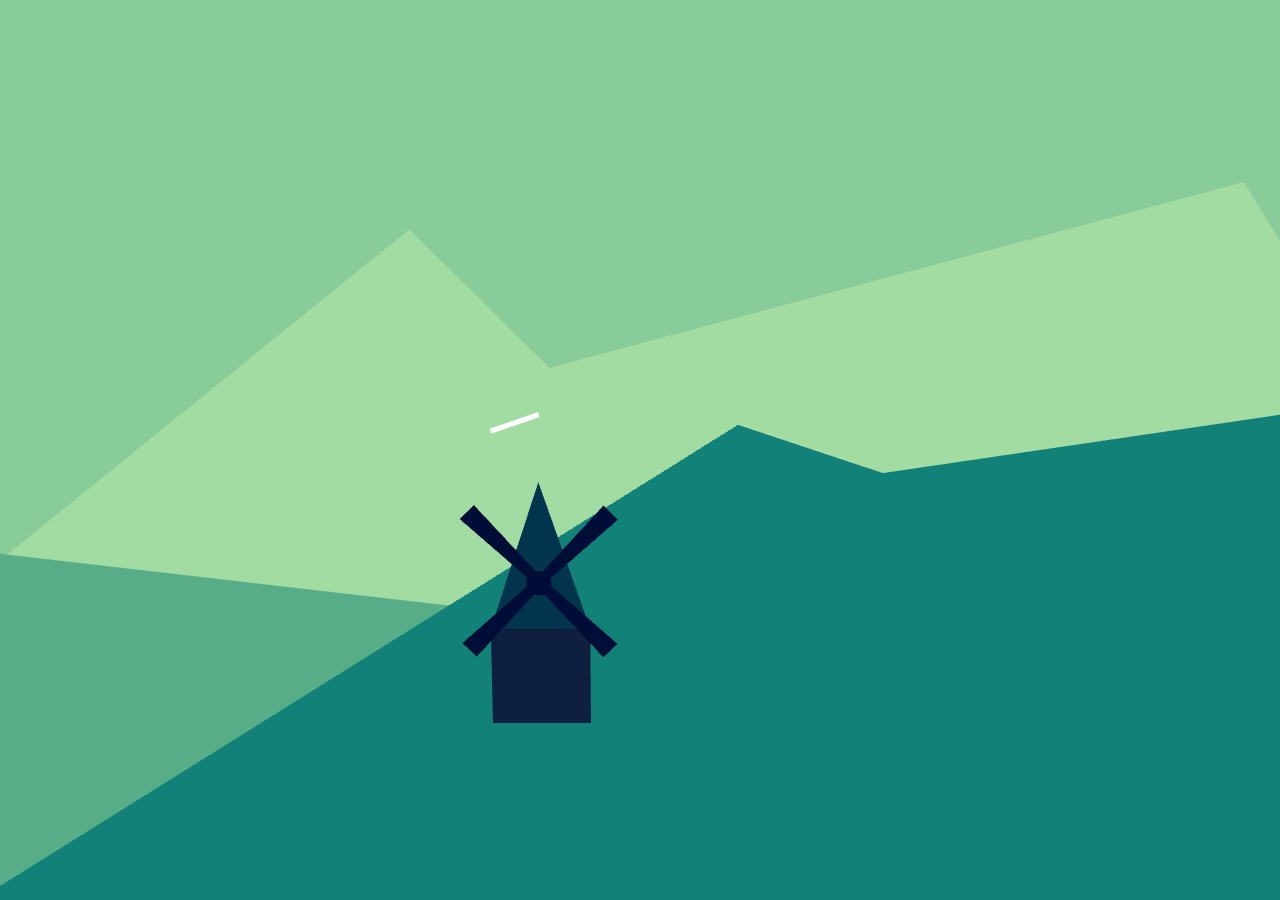
<file: Lab1/index.html>
<!DOCTYPE html>
<html lang="en">

<head>
    <title>Mill</title>
    <meta http-equiv="content-type" content="text/html; charset=ISO-8859-1">
    <meta name="viewport" content="width=device-width, height=device-height, initial-scale=1">

    <link rel="stylesheet" href="style.css">
    <script src="three.js"></script>
    <script src="Detector.js"></script>
</head>


<body>
    <div id="WebGLCanvas"> </div>

    <script>
        var scene;
        var camera;
        var wingsMesh;
        var starMesh;
        // var renderer

        initializeScene();

        renderScene();

        animateScene();


        function initializeScene() {

            if (Detector.webgl) {
                renderer = new THREE.WebGLRenderer({
                    antialias: true
                });
            } else {
                renderer = new THREE.CanvasRenderer();
            }

            renderer.setClearColor(0x88cc9a, 1);

            var canvasWidth = window.innerWidth;
            var canvasHeight = window.innerHeight;

            renderer.setSize(canvasWidth, canvasHeight);
            document.getElementById("WebGLCanvas").appendChild(renderer.domElement);

            scene = new THREE.Scene();
            camera = new THREE.PerspectiveCamera(45, canvasWidth / canvasHeight, 1, 100);
            camera.position.set(0, 4, 25);
            camera.lookAt(scene.position);
            scene.add(camera);




            // add roof
            var triangleGeometry = new THREE.Geometry();
            triangleGeometry.vertices.push(new THREE.Vector3(0.0, 2.0, 0.0));
            triangleGeometry.vertices.push(new THREE.Vector3(-1.0, -1, 0.0));
            triangleGeometry.vertices.push(new THREE.Vector3(1.0, -1, 0.0));
            triangleGeometry.faces.push(new THREE.Face3(0, 1, 2));

            var triangleMaterial = new THREE.MeshBasicMaterial({
                color: 0x00354d,
                side: THREE.DoubleSide
            });

            var triangleMesh = new THREE.Mesh(triangleGeometry, triangleMaterial);
            triangleMesh.position.set(-2.0, -2, 4.0);
            scene.add(triangleMesh);

            // add wall
            var wallGeometry = new THREE.Geometry();
            wallGeometry.vertices.push(new THREE.Vector3(-1.0, 1.0, 0));
            wallGeometry.vertices.push(new THREE.Vector3(1.0, 1.0, 0));
            wallGeometry.vertices.push(new THREE.Vector3(1.0, -1.0, 0));
            wallGeometry.vertices.push(new THREE.Vector3(-1.0, -1.0, 0));
            wallGeometry.faces.push(new THREE.Face3(0, 1, 2))
            wallGeometry.faces.push(new THREE.Face3(0, 2, 3))

            var wallMaterial = new THREE.MeshBasicMaterial({
                color: 0x0f1f3f,
                side: THREE.DoubleSide
            });

            var wallMesh = new THREE.Mesh(wallGeometry, wallMaterial);
            wallMesh.position.set(-2.0, -4, 4.0);
            scene.add(wallMesh);


            //add wheel
            var wheelGeometry = new THREE.CircleGeometry(0.25, 30);

            var wheelMaterial = new THREE.MeshBasicMaterial({
                color: 0x000d37,
                side: THREE.DoubleSide
            });
            var wheelMesh = new THREE.Mesh(wheelGeometry, wheelMaterial);
            wheelMesh.position.set(-2.0, -2.0, 4.2);
            scene.add(wheelMesh);

            //add wings
            var wingsGeometry = new THREE.Geometry();
            wingsGeometry.vertices.push(new THREE.Vector3(-0.1, 0.1, 0));
            wingsGeometry.vertices.push(new THREE.Vector3(-0.2, 2.0, 0));
            wingsGeometry.vertices.push(new THREE.Vector3(0.2, 2.0, 0));
            wingsGeometry.vertices.push(new THREE.Vector3(0.1, 0.1, 0));
            wingsGeometry.vertices.push(new THREE.Vector3(2.0, 0.2, 0));
            wingsGeometry.vertices.push(new THREE.Vector3(2.0, -0.2, 0));
            wingsGeometry.vertices.push(new THREE.Vector3(0.1, -0.1, 0));
            wingsGeometry.vertices.push(new THREE.Vector3(0.2, -2.0, 0));
            wingsGeometry.vertices.push(new THREE.Vector3(-0.2, -2.0, 0));
            wingsGeometry.vertices.push(new THREE.Vector3(-0.1, -0.1, 0));
            wingsGeometry.vertices.push(new THREE.Vector3(-2, -0.2, 0));
            wingsGeometry.vertices.push(new THREE.Vector3(-2, 0.2, 0));
            wingsGeometry.faces.push(new THREE.Face3(0, 1, 2))
            wingsGeometry.faces.push(new THREE.Face3(0, 2, 3))
            wingsGeometry.faces.push(new THREE.Face3(3, 4, 5))
            wingsGeometry.faces.push(new THREE.Face3(3, 5, 6))
            wingsGeometry.faces.push(new THREE.Face3(6, 7, 8))
            wingsGeometry.faces.push(new THREE.Face3(6, 8, 9))
            wingsGeometry.faces.push(new THREE.Face3(9, 10, 11))
            wingsGeometry.faces.push(new THREE.Face3(9, 11, 0))

            var wingsMaterial = new THREE.MeshBasicMaterial({
                color: 0x000d37,
                side: THREE.DoubleSide
            });

            wingsMesh = new THREE.Mesh(wingsGeometry, wingsMaterial);
            wingsMesh.position.set(-2.0, -2.0, 4.1);
            scene.add(wingsMesh);

            //add ground1
            var ground1Geometry = new THREE.Geometry();
            ground1Geometry.vertices.push(new THREE.Vector3(-20, -13, 0));
            ground1Geometry.vertices.push(new THREE.Vector3(2, 1, 0));
            ground1Geometry.vertices.push(new THREE.Vector3(5, 0, 0));
            ground1Geometry.vertices.push(new THREE.Vector3(25, 3, 0))
            ground1Geometry.vertices.push(new THREE.Vector3(25, -13, 0))

            ground1Geometry.faces.push(new THREE.Face3(0, 1, 2));
            ground1Geometry.faces.push(new THREE.Face3(0, 2, 3))
            ground1Geometry.faces.push(new THREE.Face3(0, 3, 4))

            var ground1Material = new THREE.MeshBasicMaterial({
                color: 0x128279,
                side: THREE.DoubleSide
            });

            ground1Mesh = new THREE.Mesh(ground1Geometry, ground1Material);
            ground1Mesh.position.set(0.0, 0.0, 3.0);
            scene.add(ground1Mesh);

            //add ground2
            var ground2Geometry = new THREE.Geometry();
            ground2Geometry.vertices.push(new THREE.Vector3(-20, -17, 0));
            ground2Geometry.vertices.push(new THREE.Vector3(2, 0, 0));
            ground2Geometry.vertices.push(new THREE.Vector3(5, -3, 0));
            ground2Geometry.vertices.push(new THREE.Vector3(20, 1, 0))
            ground2Geometry.vertices.push(new THREE.Vector3(30, -13, 0))

            ground2Geometry.faces.push(new THREE.Face3(0, 1, 2));
            ground2Geometry.faces.push(new THREE.Face3(0, 2, 3))
            ground2Geometry.faces.push(new THREE.Face3(0, 3, 4))

            var ground2Material = new THREE.MeshBasicMaterial({
                color: 0xa3dca3,
                side: THREE.DoubleSide
            });

            ground2Mesh = new THREE.Mesh(ground2Geometry, ground2Material);
            ground2Mesh.position.set(-7.0, 5.0, 1.0);
            scene.add(ground2Mesh);

            //add ground3
            var ground3Geometry = new THREE.Geometry();
            ground3Geometry.vertices.push(new THREE.Vector3(-15, -15, 0));
            ground3Geometry.vertices.push(new THREE.Vector3(-15, -3, 0));
            ground3Geometry.vertices.push(new THREE.Vector3(10, -6, 0));
            ground3Geometry.vertices.push(new THREE.Vector3(10, -10, 0));

            ground3Geometry.faces.push(new THREE.Face3(0, 1, 2));
            ground3Geometry.faces.push(new THREE.Face3(0, 2, 3));

            var ground3Material = new THREE.MeshBasicMaterial({
                color: 0x58ad89,
                side: THREE.DoubleSide
            });

            ground3Mesh = new THREE.Mesh(ground3Geometry, ground3Material);
            ground3Mesh.position.set(-7.0, 2.0, 2.0);
            scene.add(ground3Mesh);

            //add star
            var starGeometry = new THREE.Geometry();
            starGeometry.vertices.push(new THREE.Vector3(-0.1, 0.1, 0.0))
            starGeometry.vertices.push(new THREE.Vector3(0.0, 1.0, 0.0))
            starGeometry.vertices.push(new THREE.Vector3(0.1, 0.1, 0.0))
            starGeometry.vertices.push(new THREE.Vector3(0.7, 0.0, 0.0))
            starGeometry.vertices.push(new THREE.Vector3(0.1, -0.1, 0.0))
            starGeometry.vertices.push(new THREE.Vector3(0.0, -1.0, 0.0))
            starGeometry.vertices.push(new THREE.Vector3(-0.1, -0.1, 0.0))
            starGeometry.vertices.push(new THREE.Vector3(-0.7, 0.0, 0.0))
            starGeometry.vertices.push(new THREE.Vector3(-0.1, 0.1, 0.0))
            starGeometry.faces.push(new THREE.Face3(0, 1, 2));
            starGeometry.faces.push(new THREE.Face3(2, 3, 4));
            starGeometry.faces.push(new THREE.Face3(4, 5, 6));
            starGeometry.faces.push(new THREE.Face3(6, 7, 8));
            starGeometry.faces.push(new THREE.Face3(0, 2, 6));
            starGeometry.faces.push(new THREE.Face3(2, 4, 6));



            var starMaterial = new THREE.MeshBasicMaterial({
                color: 0xffffff,
                side: THREE.DoubleSide
            });

            starMesh = new THREE.Mesh(starGeometry, starMaterial);
            starMesh.position.set(-1.0, 0.0, 0.0);
            scene.add(starMesh);

            //add sun
            var sunGeometry = new THREE.CircleGeometry(1, 30);

            var sunMaterial = new THREE.MeshBasicMaterial({
                color: 0xffcb64,
                side: THREE.DoubleSide
            });
            var sunMesh = new THREE.Mesh(sunGeometry, sunMaterial);
            sunMesh.position.set(2.0, 2.0, 0.0);
            scene.add(sunMesh);

            //add sun lights
            var sunLightGeometry = new THREE.CircleGeometry(1.2, 30);

            var sunLightMaterial = new THREE.MeshBasicMaterial({
                color: 0xffff50,
                side: THREE.DoubleSide
            });
            var sunLightMesh = new THREE.Mesh(sunLightGeometry, sunLightMaterial);
            sunLightMesh.position.set(2.0, 2.0, -0.5);
            scene.add(sunLightMesh);

            //wind
            var windGeometry = new THREE.Geometry();
            windGeometry.vertices.push(new THREE.Vector3(-0.05, 1.0, 0));
            windGeometry.vertices.push(new THREE.Vector3(0.05, 1.0, 0));
            windGeometry.vertices.push(new THREE.Vector3(0.05, 0.0, 0));
            windGeometry.vertices.push(new THREE.Vector3(-0.05, 0.0, 0));
            windGeometry.faces.push(new THREE.Face3(0, 1, 2))
            windGeometry.faces.push(new THREE.Face3(0, 2, 3))

            var windMaterial = new THREE.MeshBasicMaterial({
                color: 0xffffff,
                side: THREE.DoubleSide
            });

            var windMesh = new THREE.Mesh(windGeometry, windMaterial);
            windMesh.position.set(-2.0, -4, 4.01);
            scene.add(windMesh);


            var speedStar = 3.14;
            var speedSun = 0;
            var speedWind = 0;

            renderer.setAnimationLoop(function() {
                speedWind += 0.05
                speedSun += 0.004;
                speedStar += 0.004;
                starMesh.position.x = 13 * Math.cos(speedStar);
                starMesh.position.y = 13 * Math.sin(speedStar) - 5;
                sunMesh.position.x = 13 * Math.cos(speedSun);
                sunMesh.position.y = 13 * Math.sin(speedSun) - 5;
                sunLightMesh.position.x = 13 * Math.cos(speedSun);
                sunLightMesh.position.y = 13 * Math.sin(speedSun) - 5;
                windMesh.position.x = 3 * Math.cos(speedWind) - 1;
                windMesh.position.y = 3 * Math.sin(speedWind) - 1.5;
                windMesh.rotation.z += 0.05;
                if (speedWind % 3.14 == 0) {
                    speedWind += 0.5;
                }
                renderer.render(scene, camera);
            });
        }

        function animateScene() {
            wingsMesh.rotation.z += 0.02;
            starMesh.rotation.y += 0.03;
            requestAnimationFrame(animateScene);
            renderScene();
        }

        function renderScene() {
            renderer.render(scene, camera);
        }
    </script>
</body>

</html>
</file>
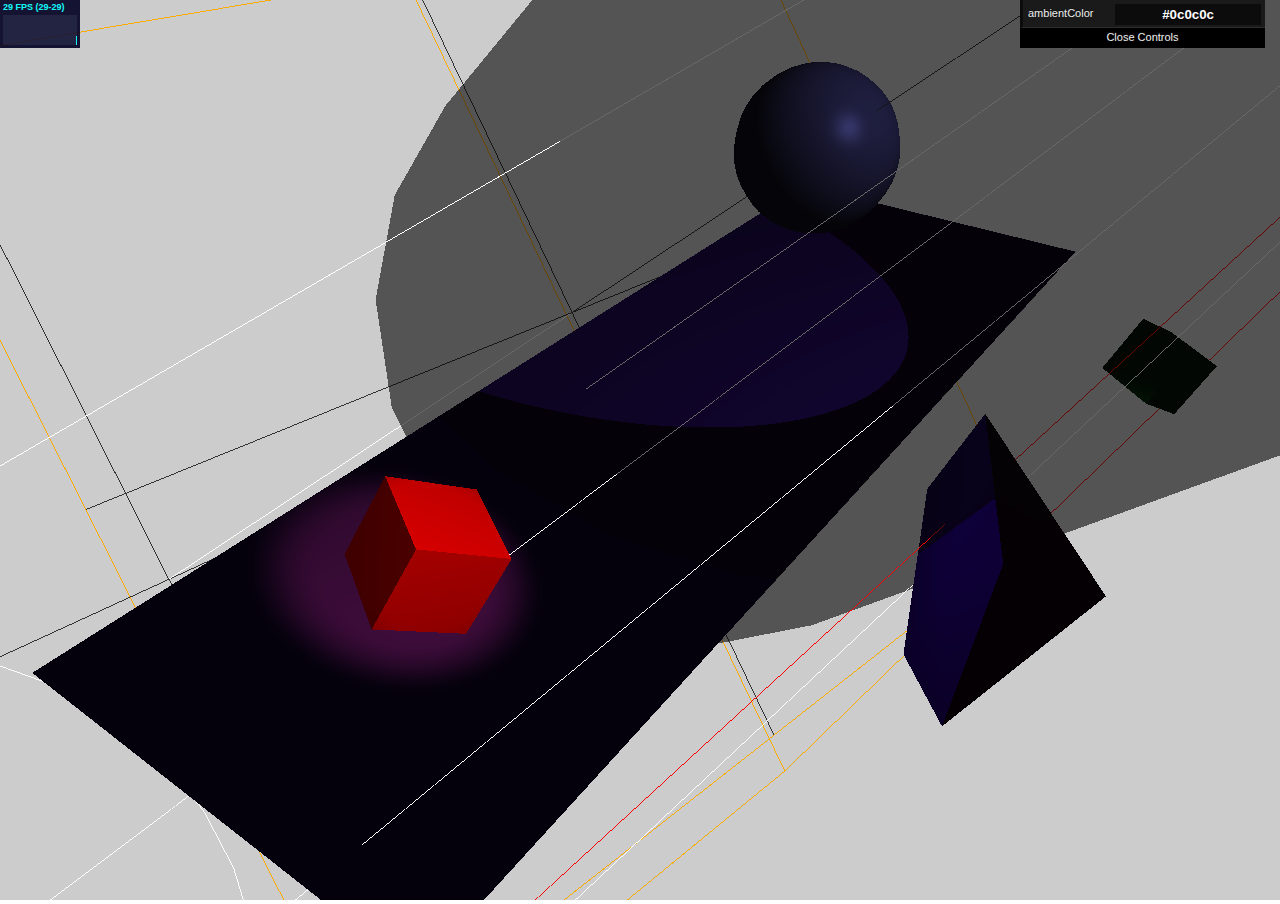
<file: Lab2/lab2.html>
<!DOCTYPE html>

<html>

<head>
    <title>Lab 02.01 - Ambient Light</title>
    <script type="text/javascript" src="three.js"></script>
    <script type="text/javascript" src="jquery-1.9.0.js"></script>
    <script type="text/javascript" src="stats.js"></script>
    <script type="text/javascript" src="dat.gui.js"></script>
    <script type="text/javascript" src="OrbitControls.js"></script>
    <style>
        body {
            /* set margin to 0 and overflow to hidden, to go fullscreen */
            margin: 0;
            overflow: hidden;
        }
    </style>
</head>

<body>

    <div id="Stats-output">
    </div>
    <!-- Div which will hold the Output -->
    <div id="WebGL-output">
    </div>

    <!-- Javascript code that runs our Three.js examples -->
    <script type="text/javascript">
        var stats = initStats();

        // create a scene, that will hold all our elements such as objects, cameras and lights.
        var scene = new THREE.Scene();

        // create a camera, which defines where we're looking at.
        var camera = new THREE.PerspectiveCamera(45, window.innerWidth / window.innerHeight, 0.1, 1000);
        // create a render and set the size
        var renderer = new THREE.WebGLRenderer();

        renderer.setClearColor(new THREE.Color(0xcccccc)); //background color and opacity
        renderer.setSize(window.innerWidth, window.innerHeight);
        renderer.shadowMap.enabled = true; // false is default
        renderer.autoClear = true; // default
        renderer.autoClearColor = true; // default

        ctr = new THREE.OrbitControls(camera, renderer.domElement);

        // create the ground plane
        var planeGeometry = new THREE.PlaneGeometry(60, 20);
        var planeMaterial = new THREE.MeshPhongMaterial({
            color: 0x5511ff,
            side: THREE.DoubleSide
        })

        var plane = new THREE.Mesh(planeGeometry, planeMaterial);
        plane.receiveShadow = true;

        // rotate and position the plane
        plane.rotation.x = -0.5 * Math.PI;
        plane.position.x = 15
        plane.position.y = 0
        plane.position.z = 0

        // add the plane to the scene
        scene.add(plane);

        // create a cube
        var cubeGeometry = new THREE.CubeGeometry(4, 4, 4);
        var cubeMaterial = new THREE.MeshPhongMaterial({
            color: 0xff0000,
            specular: 0x11111f,
            shininess: 60,
        });
        var cube = new THREE.Mesh(cubeGeometry, cubeMaterial);
        cube.castShadow = true;
        cube.position.x = -4;
        cube.position.y = 3;
        cube.position.z = 0;
        scene.add(cube);

        var cubeGeometry1 = new THREE.CubeGeometry(2, 2, 2);
        var cubeMaterial1 = new THREE.MeshPhongMaterial({
            color: 0x00ff00,
            specular: 0x11111f,
            shininess: 60,
        });
        var cube1 = new THREE.Mesh(cubeGeometry1, cubeMaterial1);
        cube1.castShadow = true;
        cube1.position.x = 10;
        cube1.position.y = 3;
        cube1.position.z = -4;
        scene.add(cube1);

        var sphereGeometry = new THREE.SphereGeometry(4, 20, 20);
        var sphereMaterial = new THREE.MeshPhongMaterial({
            specular: 0x11111f,
            shininess: 60,
            color: 0x7777ff
        });
        var sphere = new THREE.Mesh(sphereGeometry, sphereMaterial);

        // position the sphere
        sphere.position.x = 20;
        sphere.position.y = 0;
        sphere.position.z = 2;
        sphere.castShadow = true;

        // add the sphere to the scene
        scene.add(sphere);

        var coneGeometry = new THREE.ConeGeometry(20, 100, 20);
        var coneMaterial = new THREE.MeshLambertMaterial({
            opacity: 0.6,
            color: 0x544466,
            transparent: true
        })
        var cone = new THREE.Mesh(coneGeometry, coneMaterial)
        cone.position.set(20, 50, 25)
        cone.rotation.z += 0.5;
        cone.rotation.x -= 5.5;
        cone.rotation.y += 0
        scene.add(cone)

        var coneGeometry1 = new THREE.ConeGeometry(5, 5, 5);
        var coneMaterial1 = new THREE.MeshLambertMaterial({
            color: 0x550055,
        })
        var cone1 = new THREE.Mesh(coneGeometry1, coneMaterial1)
        cone1.position.set(3, 7, 20)
        scene.add(cone1)

        // position and point the camera to the center of the scene
        camera.position.x = -25;
        camera.position.y = 30;
        camera.position.z = 25;
        camera.lookAt(new THREE.Vector3(10, 0, 0));

        // add subtle ambient lighting
        var ambiColor = "#0c0c0c";
        var ambientLight = new THREE.AmbientLight(ambiColor);
        scene.add(ambientLight);

        // add spotlight for the shadows
        spotLight = new THREE.SpotLight(0xffffff, 1, 150, 0.25);
        spotLight.position.set(15, 40, 35);
        // spotLight.penumbra = 2;
        spotLight.decay = 2;

        spotLight.castShadow = true;
        spotLight.shadow.camera.near = 70;
        spotLight.shadow.camera.far = 250;
        spotLight.shadow.mapSize.width = 250;
        spotLight.shadow.mapSize.height = 250;
        spotLight.shadow.focus = 10;
        spotLight.target = sphere;
        scene.add(spotLight);

        shadowCameraHelper = new THREE.CameraHelper(spotLight.shadow.camera);
        scene.add(shadowCameraHelper);

        lightHelper = new THREE.SpotLightHelper(spotLight);
        scene.add(lightHelper);

        var spotLight0 = new THREE.SpotLight(0xcccccc, 0, 1, 0.23);
        spotLight0.position.set(-1, 60, -10);
        spotLight0.lookAt(plane);
        // spotLight0.angle(0.25);
        scene.add(spotLight0);


        spotLight1 = new THREE.SpotLight(0xffff44, 2, 100, 0.1, 0.5);
        spotLight1.position.set(-15, 40, 35);
        spotLight.decay = 2;
        spotLight1.target = cube;
        scene.add(spotLight1);

        spotLight2 = new THREE.SpotLight(0x33ffff, 2, 200, 0.1, 0.5);
        spotLight2.position.set(-10, 60, -35);
        spotLight2.decay = 2;
        spotLight2.target = cone1;
        scene.add(spotLight2);




        // add the output of the renderer to the html element
        $("#WebGL-output").append(renderer.domElement);

        // call the render function
        var step = 0;

        var controls = new function() {
            this.rotationSpeed = 0.02;
            this.bouncingSpeed = 0.03;
            this.ambientColor = ambiColor;
        }

        var gui = new dat.GUI();
        gui.addColor(controls, 'ambientColor').onChange(function(e) {
            ambientLight.color = new THREE.Color(e);
        });


        render();

        function render() {
            stats.update();
            // rotate the cube around its axes
            cube.rotation.x += controls.rotationSpeed;
            cube.rotation.y += controls.rotationSpeed;
            cube.rotation.z += controls.rotationSpeed;

            cone1.rotation.x += controls.rotationSpeed;
            cone1.rotation.y -= controls.rotationSpeed;
            cone1.rotation.z -= controls.rotationSpeed;

            // bounce the sphere up and down
            step += controls.bouncingSpeed;
            sphere.position.x = 20 + (10 * (Math.cos(step)));
            sphere.position.y = 2 + (10 * Math.abs(Math.sin(step)));

            // cube1.rotation.x += controls.rotationSpeed * 3;
            cube1.rotation.x += controls.rotationSpeed;
            cube1.rotation.y += controls.rotationSpeed;
            cube1.rotation.z += controls.rotationSpeed;
            cube1.position.z = 20 + (5 * (Math.cos(step)));
            cube1.position.y = 2 + (10 * Math.sin(step));


            cone.position.x = (10 * (Math.cos(step)));
            cone.position.y = 20 + (10 * Math.abs(Math.sin(step)));
            // render using requestAnimationFrame
            requestAnimationFrame(render);
            renderer.render(scene, camera);

        }

        function initStats() {

            var stats = new Stats();

            stats.setMode(0); // 0: fps, 1: ms

            // Align top-left
            stats.domElement.style.position = 'absolute';
            stats.domElement.style.left = '0px';
            stats.domElement.style.top = '0px';

            $("#Stats-output").append(stats.domElement);

            return stats;
        }
    </script>
</body>

</html>
</file>
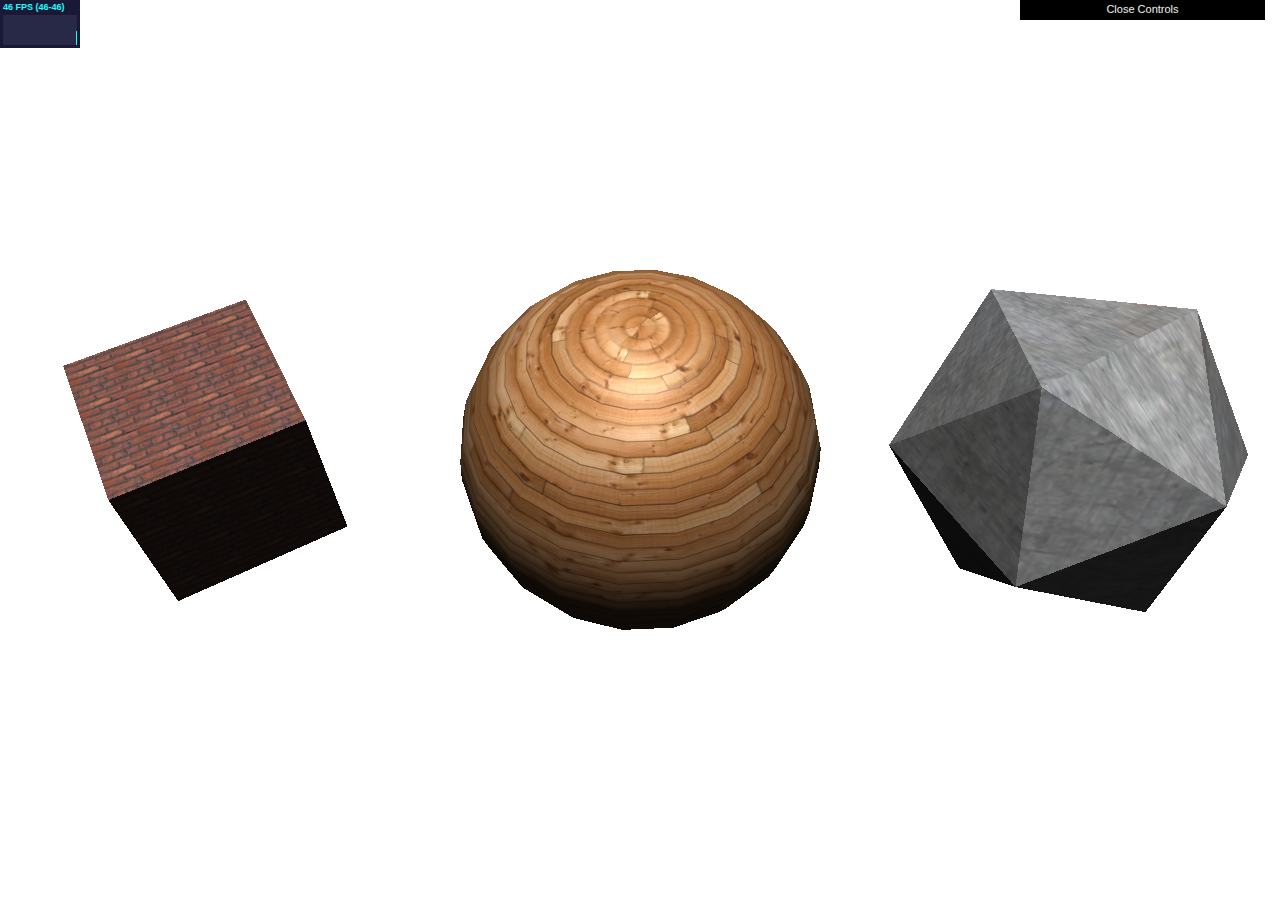
<file: Lab3/01-basic-texture.html>
<!DOCTYPE html>

<html>

<head>
    <title>Lab 03 01 - Basic textures</title>
    <script type="text/javascript" src="three.js"></script>
    <script type="text/javascript" src="stats.js"></script>
    <script type="text/javascript" src="dat.gui.js"></script>
    <style>
        body {
            /* set margin to 0 and overflow to hidden, to go fullscreen */
            margin: 0;
            overflow: hidden;
        }
    </style>
</head>
<body>

<div id="Stats-output">
</div>
<!-- Div which will hold the Output -->
<div id="WebGL-output">
</div>

<!-- Javascript code that runs our Three.js examples -->
<script type="text/javascript">

    // once everything is loaded, we run our Three.js stuff.
    
        var stats = initStats();

        // create a scene, that will hold all our elements such as objects, cameras and lights.
        var scene = new THREE.Scene();

        // create a camera, which defines where we're looking at.
        var camera = new THREE.PerspectiveCamera(45, window.innerWidth / window.innerHeight, 0.1, 1000);

        // create a render and set the size
        var webGLRenderer = new THREE.WebGLRenderer();
        webGLRenderer.setClearColor(new THREE.Color(0xffffff));
		//webGLRenderer.setClearColor(new THREE.Color(0xffffff, 1.0)); //works wrong in r87
		webGLRenderer.setSize(window.innerWidth, window.innerHeight);
        webGLRenderer.shadowMapEnabled = true;

        var polyhedron = createMesh(new THREE.IcosahedronGeometry(5, 0), "metal-rust.jpg");
        polyhedron.position.x = 12;
        scene.add(polyhedron);

        var sphere = createMesh(new THREE.SphereGeometry(5, 20, 20), "floor-wood.jpg");
        scene.add(sphere);

        var cube = createMesh(new THREE.CubeGeometry(5, 5, 5), "brick-wall.jpg");
        cube.position.x = -12;
        scene.add(cube);
        console.log(cube.geometry.faceVertexUvs);

        // position and point the camera to the center of the scene
        camera.position.x = 00;
        camera.position.y = 12;
        camera.position.z = 28;
        camera.lookAt(new THREE.Vector3(0, 0, 0));

        var ambiLight = new THREE.AmbientLight(0x141414)
        scene.add(ambiLight);

        var light = new THREE.DirectionalLight();
        light.position.set(0, 30, 20);
        scene.add(light);

        // add the output of the renderer to the html element
        document.getElementById("WebGL-output").appendChild(webGLRenderer.domElement);

        // call the render function
        var step = 0;


        // setup the control gui
        var controls = new function () {
        };


        var gui = new dat.GUI();


        render();

        function createMesh(geom, imageFile) {
            var texture = new THREE.TextureLoader().load("textures/" + imageFile);
			//var texture = THREE.ImageUtils.loadTexture("textures/" + imageFile)
			//texture.wrapS = THREE.RepeatWrapping; 
			//texture.wrapT = THREE.RepeatWrapping; 
			texture.repeat.set( 1, 1 );
            var mat = new THREE.MeshPhongMaterial();
            mat.map = texture;

            var mesh = new THREE.Mesh(geom, mat);
            return mesh;
        }

        function render() {
            stats.update();

            polyhedron.rotation.y = step += 0.01;
            polyhedron.rotation.x = step;
            cube.rotation.y = step;
            cube.rotation.x = step;
            sphere.rotation.y = step;
            sphere.rotation.x = step;

            // render using requestAnimationFrame
            requestAnimationFrame(render);
            webGLRenderer.render(scene, camera);
        }

        function initStats() {

            var stats = new Stats();
            stats.setMode(0); // 0: fps, 1: ms

            // Align top-left
            stats.domElement.style.position = 'absolute';
            stats.domElement.style.left = '0px';
            stats.domElement.style.top = '0px';
          
			document.getElementById("Stats-output").appendChild(stats.domElement);

            return stats;
        }
    


</script>
</body>
</html>
</file>
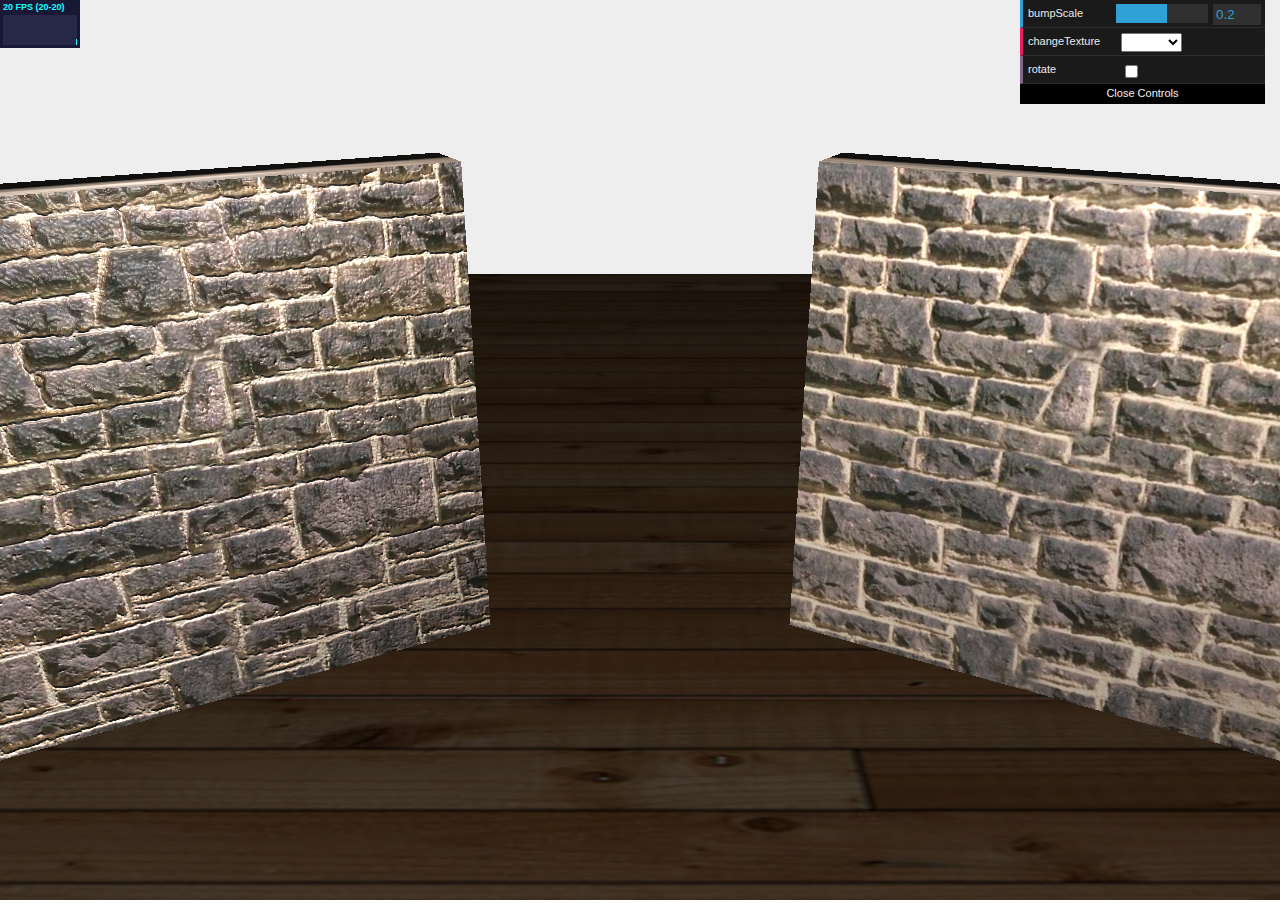
<file: Lab3/02-bump-map.html>
<!DOCTYPE html>

<html>

<head>
    <title>Lab 04 02 - Bump maps</title>
    <script type="text/javascript" src="three.js"></script>
    <script type="text/javascript" src="jquery-1.9.0.js"></script>
    <script type="text/javascript" src="stats.js"></script>
    <script type="text/javascript" src="dat.gui.js"></script>
    <style>
        body {
            /* set margin to 0 and overflow to hidden, to go fullscreen */
            margin: 0;
            overflow: hidden;
        }
    </style>
</head>
<body>

<div id="Stats-output">
</div>
<!-- Div which will hold the Output -->
<div id="WebGL-output">
</div>

<!-- Javascript code that runs our Three.js examples -->
<script type="text/javascript">

    // once everything is loaded, we run our Three.js stuff.
    $(function () {

        var stats = initStats();

        // create a scene, that will hold all our elements such as objects, cameras and lights.
        var scene = new THREE.Scene();

        // create a camera, which defines where we're looking at.
        var camera = new THREE.PerspectiveCamera(45, window.innerWidth / window.innerHeight, 0.1, 1000);

        // create a render and set the size
        var webGLRenderer = new THREE.WebGLRenderer();
        webGLRenderer.setClearColor(new THREE.Color(0xEEEEEE));
        webGLRenderer.setSize(window.innerWidth, window.innerHeight);
        webGLRenderer.shadowMapEnabled = true;

        var sphere1 = createMesh(new THREE.CubeGeometry(15, 15, 2), "stone.jpg");
        sphere1.rotation.y = -0.5;
        sphere1.position.x = 12;
        scene.add(sphere1);

        var sphere2 = createMesh(new THREE.CubeGeometry(15, 15, 2), "stone.jpg", "stone-bump.jpg");
        sphere2.rotation.y = 0.5;
        sphere2.position.x = -12;
        scene.add(sphere2);
        console.log(sphere2.geometry.faceVertexUvs);

        var floorTex = THREE.ImageUtils.loadTexture("textures/floor-wood.jpg");
        var plane = new THREE.Mesh(new THREE.BoxGeometry(200, 100, 0.1, 30), new THREE.MeshPhongMaterial({color: 0x3c3c3c, map: floorTex}));
        plane.position.y = -7.5;
        plane.rotation.x = -0.5 * Math.PI;
        scene.add(plane);

        // position and point the camera to the center of the scene
        camera.position.x = 00;
        camera.position.y = 12;
        camera.position.z = 28;
        camera.lookAt(new THREE.Vector3(0, 0, 0));

        var ambiLight = new THREE.AmbientLight(0x242424)
        scene.add(ambiLight);

        var light = new THREE.SpotLight();
        light.position.set(0, 30, 30);
        light.intensity = 1.2;
        scene.add(light);

        // add the output of the renderer to the html element
        //$("#WebGL-output").append(webGLRenderer.domElement);
		document.getElementById("WebGL-output").appendChild(webGLRenderer.domElement);

        // call the render function
        var step = 0;

//        var polyhedron = createMesh(new THREE.PolyhedronGeometry(vertices, faces, controls.radius, controls.detail));

        // setup the control gui
        var controls = new function () {
            this.bumpScale = 0.2;
            this.changeTexture = "weave";
            this.rotate = false;

            this.changeTexture = function (e) {
                var texture = THREE.ImageUtils.loadTexture("textures/" + e + ".jpg");
                sphere2.material.map = texture;
                sphere1.material.map = texture;

                var bump = THREE.ImageUtils.loadTexture("textures/" + e + "-bump.jpg");
                sphere2.material.bumpMap = bump;
            }

            this.updateBump = function (e) {
                console.log(sphere2.material.bumpScale);
                sphere2.material.bumpScale = e;
            }
        };


        var gui = new dat.GUI();
        gui.add(controls, "bumpScale", -2, 2).onChange(controls.updateBump);
        gui.add(controls, "changeTexture", ['stone', 'weave']).onChange(controls.changeTexture);
        gui.add(controls, "rotate");


        render();

        function createMesh(geom, imageFile, bump) {
            var texture = THREE.ImageUtils.loadTexture("textures/" + imageFile)
            geom.computeVertexNormals();
            var mat = new THREE.MeshPhongMaterial();
            mat.map = texture;

            if (bump) {
                var bump = THREE.ImageUtils.loadTexture("textures/" + bump)
                mat.bumpMap = bump;
                mat.bumpScale = 0.2;
                console.log('d');
            }


            // create a multimaterial
            var mesh = new THREE.Mesh(geom, mat);

            return mesh;
        }

        function render() {
            stats.update();

            if (controls.rotate) {
                sphere1.rotation.y -= 0.01;
                sphere2.rotation.y += 0.01;
            }

//            sphere1.rotation.y=step+=0.01;
//            sphere1.rotation.x=step;
//            sphere2.rotation.y=step;
//            sphere2.rotation.x=step;

            // render using requestAnimationFrame
            requestAnimationFrame(render);
            webGLRenderer.render(scene, camera);
        }

        function initStats() {

            var stats = new Stats();
            stats.setMode(0); // 0: fps, 1: ms

            // Align top-left
            stats.domElement.style.position = 'absolute';
            stats.domElement.style.left = '0px';
            stats.domElement.style.top = '0px';

            $("#Stats-output").append(stats.domElement);

            return stats;
        }
    });


</script>
</body>
</html>
</file>
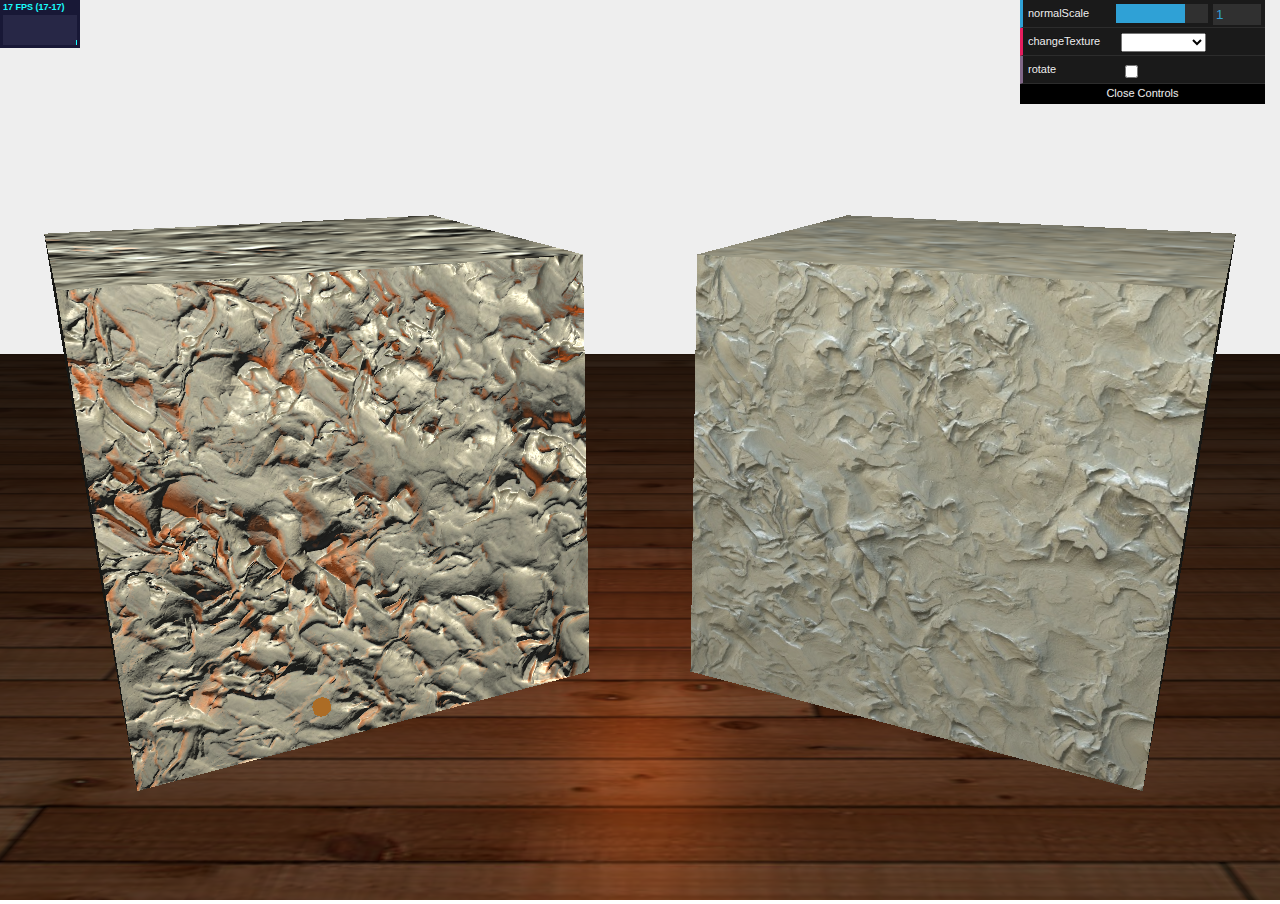
<file: Lab3/03-normal-map.html>
<!DOCTYPE html>

<html>

<head>
    <title>Example 04 03 - Normal maps</title>
    <script type="text/javascript" src="three.js"></script>
    <script type="text/javascript" src="jquery-1.9.0.js"></script>
    <script type="text/javascript" src="stats.js"></script>
    <script type="text/javascript" src="dat.gui.js"></script>
    <style>
        body {
            /* set margin to 0 and overflow to hidden, to go fullscreen */
            margin: 0;
            overflow: hidden;
        }
    </style>
</head>
<body>

<div id="Stats-output">
</div>
<!-- Div which will hold the Output -->
<div id="WebGL-output">
</div>

<!-- Javascript code that runs our Three.js examples -->
<script type="text/javascript">

// once everything is loaded, we run our Three.js stuff.
$(function () {

    var stats = initStats();

    // create a scene, that will hold all our elements such as objects, cameras and lights.
    var scene = new THREE.Scene();

    // create a camera, which defines where we're looking at.
    var camera = new THREE.PerspectiveCamera(45, window.innerWidth / window.innerHeight, 0.1, 1000);

    // create a render and set the size
    var webGLRenderer = new THREE.WebGLRenderer();
    webGLRenderer.setClearColor(new THREE.Color(0xEEEEEE));
    webGLRenderer.setSize(window.innerWidth, window.innerHeight);
    webGLRenderer.shadowMapEnabled = true;

    var sphere1 = createMesh(new THREE.CubeGeometry(15, 15, 15), "plaster.jpg");
    sphere1.rotation.y = -0.5;
    sphere1.position.x = 12;
    scene.add(sphere1);

    var sphere2 = createMesh(new THREE.CubeGeometry(15, 15, 15), "plaster.jpg", "plaster-normal.jpg");
    sphere2.rotation.y = 0.5;
    sphere2.position.x = -12;
    scene.add(sphere2);
    console.log(sphere2.geometry.faceVertexUvs);

    var floorTex = THREE.ImageUtils.loadTexture("textures/floor-wood.jpg")
    var plane = new THREE.Mesh(new THREE.CubeGeometry(200, 100, 0.1, 30), new THREE.MeshPhongMaterial({color: 0x3c3c3c, map: floorTex}));
    plane.position.y = -7.5;
    plane.rotation.x = -0.5 * Math.PI;
    scene.add(plane);

    // position and point the camera to the center of the scene
    camera.position.x = 00;
    camera.position.y = 12;
    camera.position.z = 38;
    camera.lookAt(new THREE.Vector3(0, 0, 0));

    var ambiLight = new THREE.AmbientLight(0x242424)
    scene.add(ambiLight);

    var light = new THREE.SpotLight();
    light.position.set(0, 30, 30);
    light.intensity = 1.2;
    scene.add(light);


//        var pointColor = "#ff5808";
    var pointColor = "#ff5808";
    var directionalLight = new THREE.PointLight(pointColor);


//        directionalLight.distance = 0;
//        directionalLight.intensity = 0.5;


    scene.add(directionalLight);


    // add a small sphere simulating the pointlight
    var sphereLight = new THREE.SphereGeometry(0.2);
    var sphereLightMaterial = new THREE.MeshBasicMaterial({color: 0xac6c25});
    var sphereLightMesh = new THREE.Mesh(sphereLight, sphereLightMaterial);
    sphereLightMesh.castShadow = true;

    sphereLightMesh.position = new THREE.Vector3(3, 3, 3);
    scene.add(sphereLightMesh);

    // add the output of the renderer to the html element
    $("#WebGL-output").append(webGLRenderer.domElement);

    // call the render function
    var step = 0;

//        var polyhedron = createMesh(new THREE.PolyhedronGeometry(vertices, faces, controls.radius, controls.detail));

    // setup the control gui
    var controls = new function () {
        this.normalScale = 1;
        this.changeTexture = "plaster";
        this.rotate = false;

        this.changeTexture = function (e) {
            var texture = THREE.ImageUtils.loadTexture("textures/" + e + ".jpg");
            sphere2.material.map = texture;
            sphere1.material.map = texture;

            var bump = THREE.ImageUtils.loadTexture("textures/" + e + "-normal.jpg");
            sphere2.material.normalMap = bump;
        }

        this.updateBump = function (e) {
            sphere2.material.normalScale.set(e, e);
        }
    };


    var gui = new dat.GUI();
    gui.add(controls, "normalScale", -2, 2).onChange(controls.updateBump);
    gui.add(controls, "changeTexture", ['plaster', 'bathroom', 'metal-floor']).onChange(controls.changeTexture);
    gui.add(controls, "rotate");


    render();

    function createMesh(geom, imageFile, normal) {

        if (normal) {
            var t = THREE.ImageUtils.loadTexture("textures/" + imageFile);
            var m = THREE.ImageUtils.loadTexture("textures/" + normal);
            var mat2 = new THREE.MeshPhongMaterial({
                map: t,
                normalMap: m
            });
            var mesh = new THREE.Mesh(geom, mat2);
            return mesh;
        } else {
            var t = THREE.ImageUtils.loadTexture("textures/" + imageFile);
            var mat1 = new THREE.MeshPhongMaterial({
                map: t
            })
            var mesh = new THREE.Mesh(geom, mat1);
            return mesh;
        }

        return mesh;
    }

    function createNormalmapShaderMaterial(diffuseMap, normalMap) {
        var shader = THREE.ShaderLib[ "normalmap" ];
        var uniforms = THREE.UniformsUtils.clone(shader.uniforms);

        var dT = THREE.ImageUtils.loadTexture(diffuseMap);
        var nT = THREE.ImageUtils.loadTexture(normalMap);

        uniforms["uShininess"].value = 50;
        uniforms["enableDiffuse"].value = true;
        uniforms["uDiffuseColor"].value.setHex(0xffffff);
        uniforms["tDiffuse"].value = dT;
        uniforms["tNormal"].value = nT;

        uniforms["uNormalScale" ].value.set(1, 1);
        uniforms["uSpecularColor"].value.setHex(0xffffff);
        uniforms["enableSpecular"].value = true;

        return new THREE.ShaderMaterial(
                {
                    fragmentShader: shader.fragmentShader,
                    vertexShader: shader.vertexShader,
                    uniforms: uniforms,
                    lights: true
                });
    }

    var invert = 1;
    var phase = 0;

    function render() {
        stats.update();
        step += 0.1;

        if (controls.rotate) {
            sphere1.rotation.y -= 0.01;
            sphere2.rotation.y += 0.01;
        }


        if (phase > 2 * Math.PI) {
            invert = invert * -1;
            phase -= 2 * Math.PI;
        } else {
            phase += 0.03;
        }

        sphereLightMesh.position.z = +(21 * (Math.sin(phase)));
        sphereLightMesh.position.x = -14 + (14 * (Math.cos(phase)));

        if (invert < 0) {
            var pivot = 0;
            sphereLightMesh.position.x = (invert * (sphereLightMesh.position.x - pivot)) + pivot;
        }

        directionalLight.position = sphereLightMesh.position;


//            sphere1.rotation.y=step+=0.01;
//            sphere1.rotation.x=step;
//            sphere2.rotation.y=step;
//            sphere2.rotation.x=step;

        // render using requestAnimationFrame
        requestAnimationFrame(render);
        webGLRenderer.render(scene, camera);
    }


    function initStats() {

        var stats = new Stats();
        stats.setMode(0); // 0: fps, 1: ms

        // Align top-left
        stats.domElement.style.position = 'absolute';
        stats.domElement.style.left = '0px';
        stats.domElement.style.top = '0px';

        $("#Stats-output").append(stats.domElement);

        return stats;
    }
});


</script>
</body>
</html>
</file>
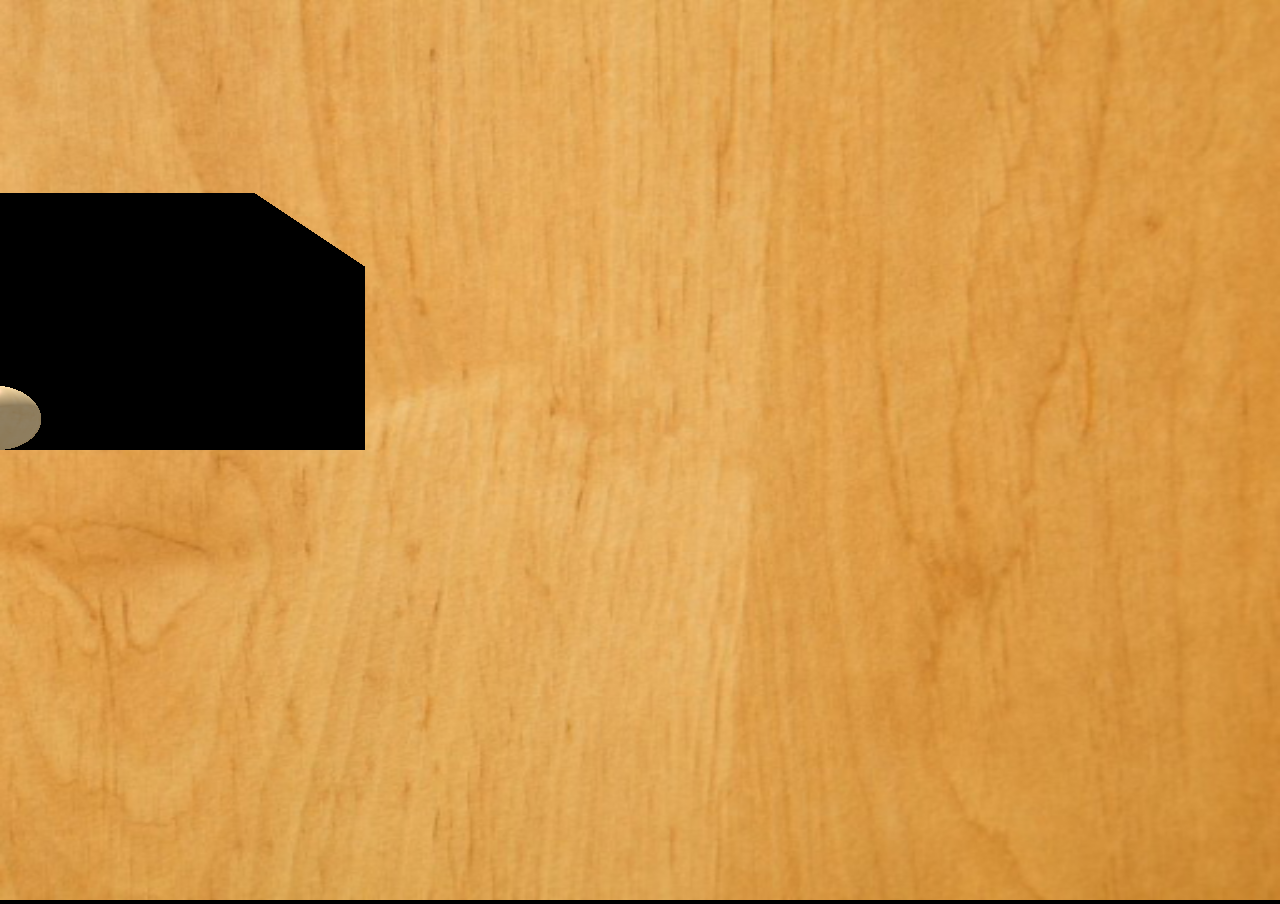
<file: Lab3/test.html>
<!DOCTYPE html>
<html lang="en">
<head>
    <title>three.js webgl - geometry - cube</title>
    <meta charset="utf-8">
    <meta name="viewport" content="width=device-width, user-scalable=no, minimum-scale=1.0, maximum-scale=1.0">
    <style>
        body {
            margin: 0px;
            background-color: #000000;
            overflow: hidden;
        }
    </style>
</head>
<body>

    <script src="three.js"></script>
    <script src="OrbitControls.js"></script>
    
    <script>

			var camera, scene, renderer;
			var cube, slight;
			var cubecamera, globe;
		
			init();
			animate();

			function init() {

				camera = new THREE.PerspectiveCamera( 70, window.innerWidth / window.innerHeight, 1, 1000 );
				camera.position.set(10,0,10);

				scene = new THREE.Scene();
				scene.background = new THREE.TextureLoader().load('textures/wood-2.jpg');

			  
			    //

				slight = new THREE.SpotLight(0xffffff, 2, 90, 0.5, 0.41, 2);
				slight.position.set(-10, 25, 0);
				slight.castShadow = true;
				scene.add(slight);

			    //

				slight.shadow.mapSize.width = 512;  
				slight.shadow.mapSize.height = 512; 
				slight.shadow.camera.near = 0.5;      
				slight.shadow.camera.far = 5000;

				var alight = new THREE.AmbientLight(0xffffff, 0.3);
				scene.add(alight);

			    var texture = new THREE.TextureLoader().load('textures/stone.jpg');

				var geometry = new THREE.BoxBufferGeometry( 3, 3, 3 );
			    var material = new THREE.MeshStandardMaterial({ map: texture });
				var tex = new THREE.TextureLoader().load("textures/bathroom.jpg", function () {
				     //console.log("finished");
				});
				tex.mapping = THREE.SphericalReflectionMapping;

                // dynamic camera
			    cubeCamera = new THREE.CubeCamera(0.5, 100, 512); 
			    cubeCamera.renderTarget.texture.minFilter = THREE.LinearMipMapLinearFilter;
			    scene.add(cubeCamera);

			    // cube
			    var geometry = new THREE.BoxBufferGeometry(5, 5, 5);
			    var material = new THREE.MeshPhongMaterial({ map: texture, envMap: cubeCamera.renderTarget.texture, reflectivity: 1, opacity: 0.1, refractionRatio: 0.95, });
                cube = new THREE.Mesh(geometry, material);
                cube.position.set(0, 2.5, -5);
                cube.name = "cube";
                cube.castShadow = true;
                cube.receiveShadow = true;
                scene.add(cube);

			    // globe
			    var texture1 = new THREE.TextureLoader().load('textures/wood-2.jpg');
			    var geometry1 = new THREE.SphereGeometry(0.5, 32, 32);
			    var material1 = new THREE.MeshPhongMaterial({ map: texture1, shininess: 50, specular: 0xcd6363 });
			    globe = new THREE.Mesh(geometry1, material1);
			    globe.position.set(0, 0.5, 0);
			    globe.name = "globe";
			    globe.castShadow = true;
			    globe.receiveShadow = true;
			    scene.add(globe);


			    /* plane */
				var texture = new THREE.TextureLoader().load('textures/plaster.jpg');
				var geometry = new THREE.PlaneGeometry(40, 40, 32, 32);
				var material = new THREE.MeshPhongMaterial({ map: texture, side: THREE.DoubleSide });
				plane = new THREE.Mesh(geometry, material);
				plane.position.set(0, 0, 0);
				plane.rotation.x = THREE.Math.degToRad(90);
				plane.name = "plane";
				plane.castshadow = true;
				plane.receiveShadow = true;
				scene.add(plane);

				renderer = new THREE.WebGLRenderer();
				renderer.shadowMap.enabled = true;
				renderer.shadowMap.type = THREE.PCFSoftShadowMap;
				renderer.gammaInput = true;
				renderer.gammaOutput = true;
				renderer.setPixelRatio( window.devicePixelRatio );
				renderer.setSize( window.innerWidth, window.innerHeight );
				document.body.appendChild( renderer.domElement );

			    //
				var controls = new THREE.OrbitControls(camera, renderer.domElement);

			    //

				window.addEventListener( 'resize', onWindowResize, false );

			}

			function onWindowResize() {

				camera.aspect = window.innerWidth / window.innerHeight;
				camera.updateProjectionMatrix();

				renderer.setSize( window.innerWidth, window.innerHeight );

			}

			

			function animate() {

				requestAnimationFrame( animate );

				cube.visible = false;
				cubeCamera.position.copy(cube.position);
				cubeCamera.updateCubeMap(renderer, scene);
				cube.visible = true;

				render();

			}

			/* render method */
			function render() {
			    renderer.render(scene, camera);
			}

    </script>

</body>
</html>
</file>
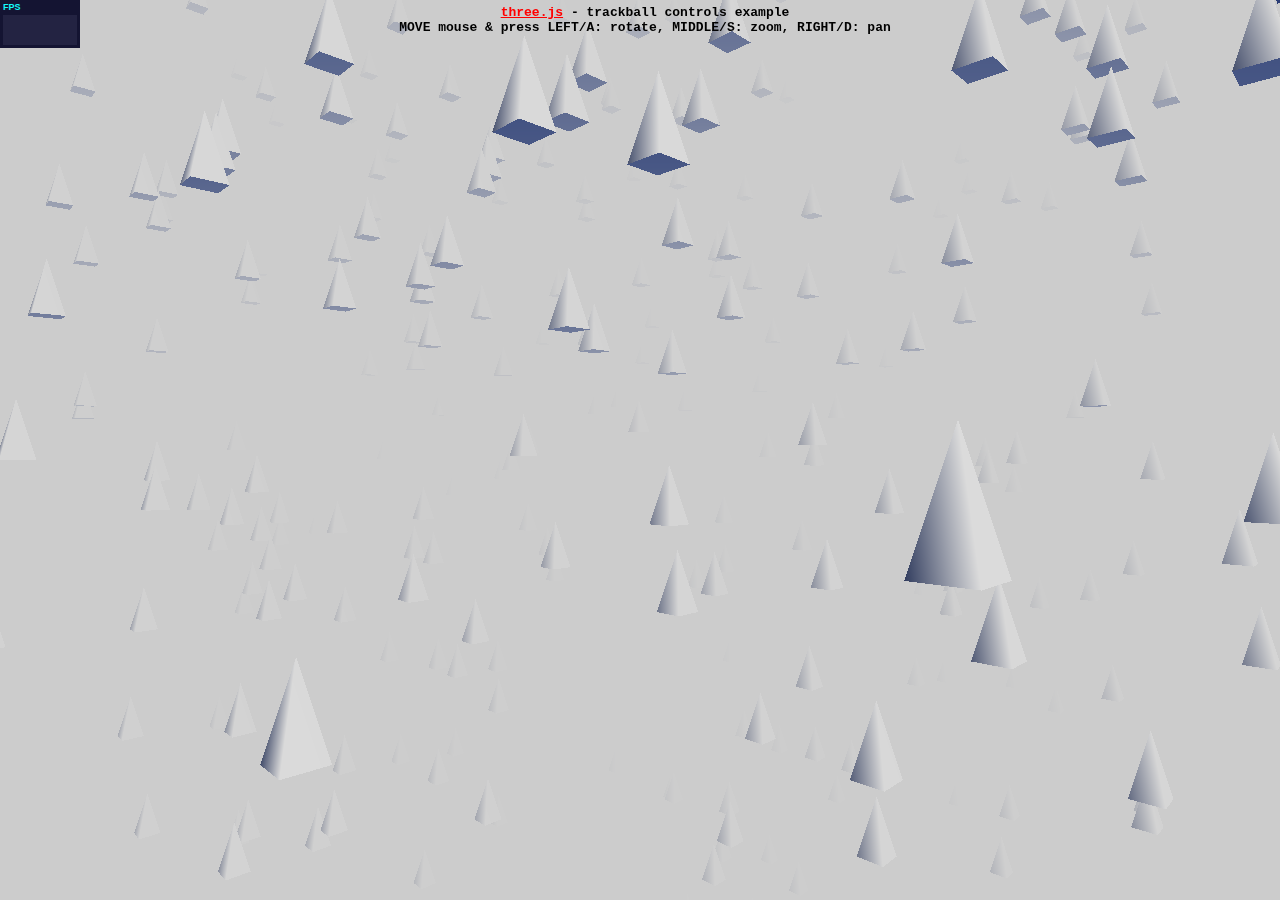
<file: Lab4/01_controls_trackball.html>
<!DOCTYPE html>
<html lang="en">
	<head>
		<title>Lab03 01 - trackball controls</title>
		<meta charset="utf-8">
		<meta name="viewport" content="width=device-width, user-scalable=no, minimum-scale=1.0, maximum-scale=1.0">
		<style>
			body {
				color: #000;
				font-family:Monospace;
				font-size:13px;
				text-align:center;
				font-weight: bold;

				background-color: #fff;
				margin: 0px;
				overflow: hidden;
			}

			#info {
				color:#000;
				position: absolute;
				top: 0px; width: 100%;
				padding: 5px;

			}

			a {
				color: red;
			}
		</style>
	</head>

	<body>
		<div id="container"></div>
		<div id="info">
			<a href="http://threejs.org" target="_blank">three.js</a> - trackball controls example</br>
			MOVE mouse &amp; press LEFT/A: rotate, MIDDLE/S: zoom, RIGHT/D: pan
		</div>

		<script src="three.js"></script>

		<script src="TrackballControls.js"></script>

		<script src="Detector.js"></script>
		<script src="stats.min.js"></script>

		<script>

			if ( ! Detector.webgl ) Detector.addGetWebGLMessage();

			var container, stats;

			var camera, controls, scene, renderer;

			var cross;

			init();
			animate();

			function init() {

				camera = new THREE.PerspectiveCamera( 60, window.innerWidth / window.innerHeight, 1, 1000 );
				camera.position.z = 500;

				controls = new THREE.TrackballControls( camera );

				controls.rotateSpeed = 1.0;
				controls.zoomSpeed = 1.2;
				controls.panSpeed = 0.8;

				controls.noZoom = false;
				controls.noPan = false;

				controls.staticMoving = true;
				controls.dynamicDampingFactor = 0.3;

				controls.keys = [ 65, 83, 68 ];

				controls.addEventListener( 'change', render );

				// world

				scene = new THREE.Scene();
				scene.fog = new THREE.FogExp2( 0xcccccc, 0.002 );

				var geometry = new THREE.CylinderGeometry( 0, 10, 30, 4, 1 );
				var material =  new THREE.MeshLambertMaterial( { color:0xffffff, shading: THREE.FlatShading } );

				for ( var i = 0; i < 500; i ++ ) {

					var mesh = new THREE.Mesh( geometry, material );
					mesh.position.x = ( Math.random() - 0.5 ) * 1000;
					mesh.position.y = ( Math.random() - 0.5 ) * 1000;
					mesh.position.z = ( Math.random() - 0.5 ) * 1000;
					mesh.updateMatrix();
					mesh.matrixAutoUpdate = false;
					scene.add( mesh );

				}


				// lights

				light = new THREE.DirectionalLight( 0xffffff );
				light.position.set( 1, 1, 1 );
				scene.add( light );

				light = new THREE.DirectionalLight( 0x002288 );
				light.position.set( -1, -1, -1 );
				scene.add( light );

				light = new THREE.AmbientLight( 0x222222 );
				scene.add( light );


				// renderer

				renderer = new THREE.WebGLRenderer( { antialias: false } );
				renderer.setClearColor( scene.fog.color, 1 );
				renderer.setSize( window.innerWidth, window.innerHeight );

				container = document.getElementById( 'container' );
				container.appendChild( renderer.domElement );

				stats = new Stats();
				stats.domElement.style.position = 'absolute';
				stats.domElement.style.top = '0px';
				stats.domElement.style.zIndex = 100;
				container.appendChild( stats.domElement );

				//

				window.addEventListener( 'resize', onWindowResize, false );

			}

			function onWindowResize() {

				camera.aspect = window.innerWidth / window.innerHeight;
				camera.updateProjectionMatrix();

				renderer.setSize( window.innerWidth, window.innerHeight );

				controls.handleResize();

				render();

			}

			function animate() {

				requestAnimationFrame( animate );
				controls.update();

			}

			function render() {

				renderer.render( scene, camera );
				stats.update();

			}


		</script>

	</body>
</html>
</file>
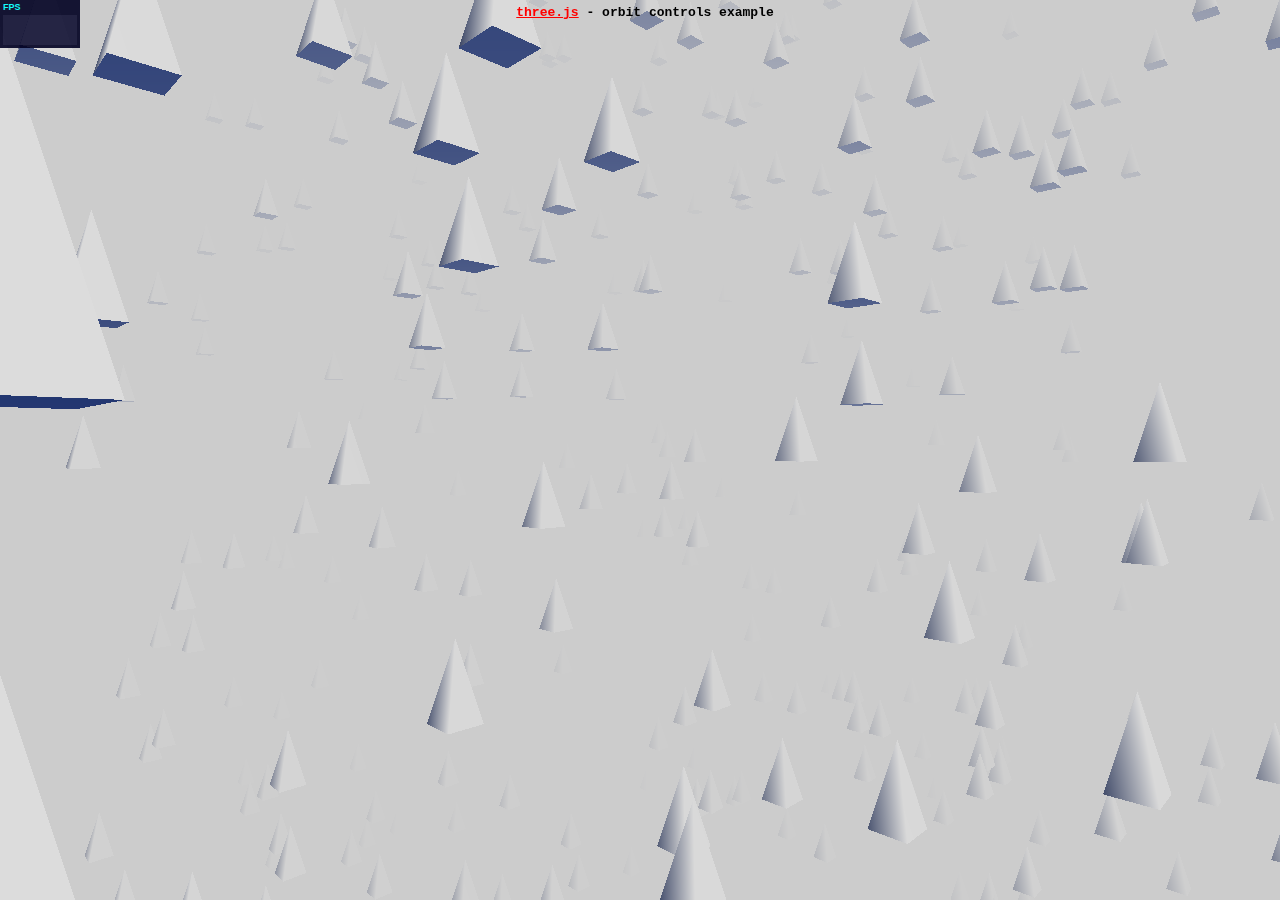
<file: Lab4/02_controls_orbit.html>
<!DOCTYPE html>
<html lang="en">
	<head>
		<title>Lab 03 02 - orbit controls</title>
		<meta charset="utf-8">
		<meta name="viewport" content="width=device-width, user-scalable=no, minimum-scale=1.0, maximum-scale=1.0">
		<style>
			body {
				color: #000;
				font-family:Monospace;
				font-size:13px;
				text-align:center;
				font-weight: bold;

				background-color: #fff;
				margin: 0px;
				overflow: hidden;
			}

			#info {
				color:#000;
				position: absolute;
				top: 0px; width: 100%;
				padding: 5px;

			}

			a {
				color: red;
			}
		</style>
	</head>

	<body>
		<div id="container"></div>
		<div id="info">
			<a href="http://threejs.org" target="_blank">three.js</a> - orbit controls example
		</div>

		<script src="three.js"></script>

		<script src="OrbitControls.js"></script>

		<script src="Detector.js"></script>
		<script src="stats.min.js"></script>

		<script>

			if ( ! Detector.webgl ) Detector.addGetWebGLMessage();

			var container, stats;

			var camera, controls, scene, renderer;

			init();
			render();

			function init() {

				camera = new THREE.PerspectiveCamera( 60, window.innerWidth / window.innerHeight, 1, 1000 );
				camera.position.z = 500;

				controls = new THREE.OrbitControls( camera );
				controls.addEventListener( 'change', render );

				scene = new THREE.Scene();
				scene.fog = new THREE.FogExp2( 0xcccccc, 0.002 );

				// world

				var geometry = new THREE.CylinderGeometry( 0, 10, 30, 4, 1 );
				var material =  new THREE.MeshLambertMaterial( { color:0xffffff, shading: THREE.FlatShading } );

				for ( var i = 0; i < 500; i ++ ) {

					var mesh = new THREE.Mesh( geometry, material );
					mesh.position.x = ( Math.random() - 0.5 ) * 1000;
					mesh.position.y = ( Math.random() - 0.5 ) * 1000;
					mesh.position.z = ( Math.random() - 0.5 ) * 1000;
					mesh.updateMatrix();
					mesh.matrixAutoUpdate = false;
					scene.add( mesh );

				}


				// lights

				light = new THREE.DirectionalLight( 0xffffff );
				light.position.set( 1, 1, 1 );
				scene.add( light );

				light = new THREE.DirectionalLight( 0x002288 );
				light.position.set( -1, -1, -1 );
				scene.add( light );

				light = new THREE.AmbientLight( 0x222222 );
				scene.add( light );


				// renderer

				renderer = new THREE.WebGLRenderer( { antialias: false } );
				renderer.setClearColor( scene.fog.color, 1 );
				renderer.setSize( window.innerWidth, window.innerHeight );

				container = document.getElementById( 'container' );
				container.appendChild( renderer.domElement );

				stats = new Stats();
				stats.domElement.style.position = 'absolute';
				stats.domElement.style.top = '0px';
				stats.domElement.style.zIndex = 100;
				container.appendChild( stats.domElement );

				//

				window.addEventListener( 'resize', onWindowResize, false );

			}

			function onWindowResize() {

				camera.aspect = window.innerWidth / window.innerHeight;
				camera.updateProjectionMatrix();

				renderer.setSize( window.innerWidth, window.innerHeight );

				render();

			}

			function render() {

				renderer.render( scene, camera );
				stats.update();

			}


		</script>

	</body>
</html>
</file>
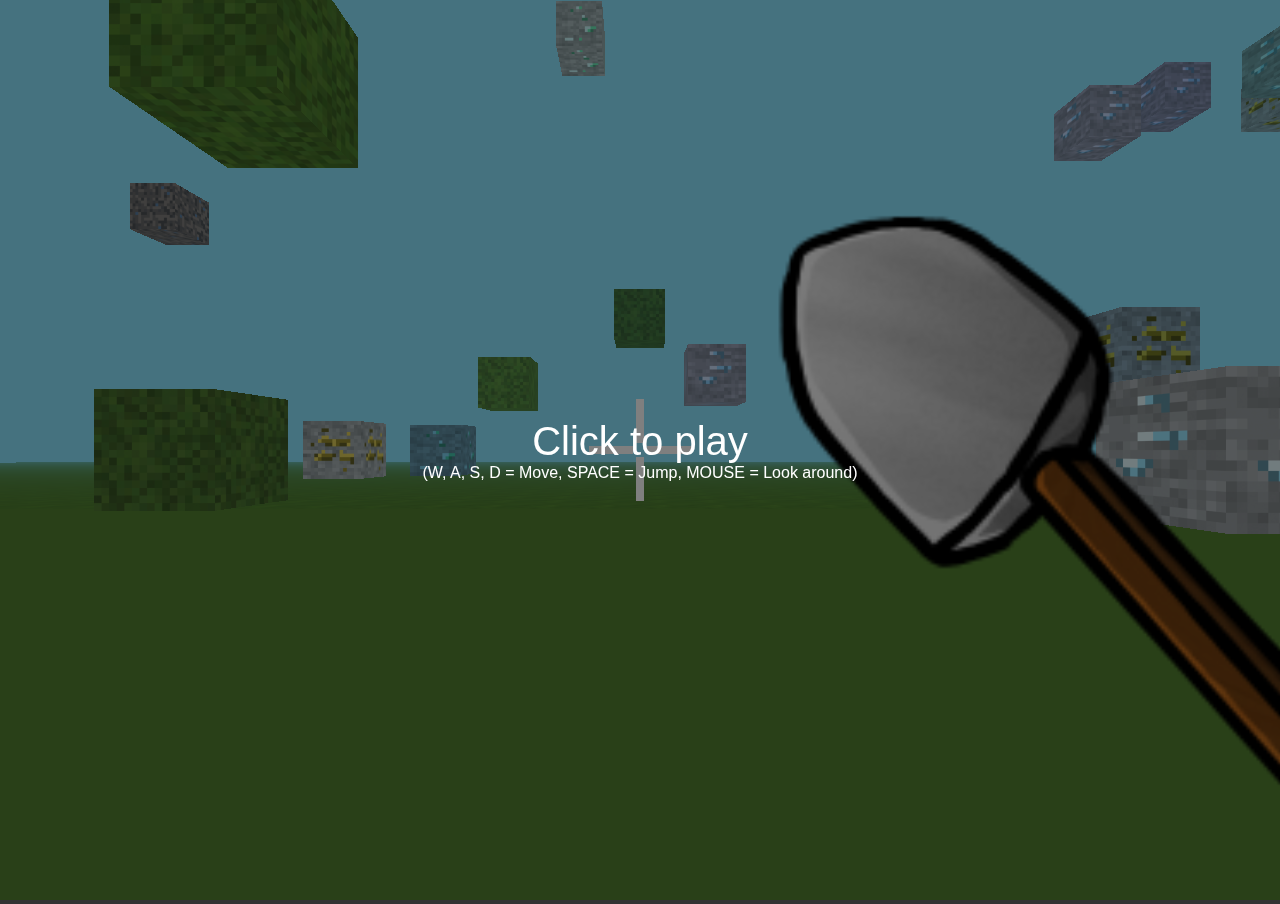
<file: Lab4/03_controls_pointerlock.html>
<!DOCTYPE html>
<html>
	<head>
		<meta charset="utf-8">
		<title>Lab03-05 - pointerlock controls</title>
		<style>
			html, body {
				width: 100%;
				height: 100%;
			}

			body {
				background-color: #333;
				margin: 0;
				overflow: hidden;
				font-family: arial;
			}

			#blocker {

				position: absolute;

				width: 100%;
				height: 100%;

				background-color: rgba(0,0,0,0.5);

			}

			#instructions {

				width: 100%;
				height: 100%;

				display: -webkit-box;
				display: -moz-box;
				display: box;

				-webkit-box-orient: horizontal;
				-moz-box-orient: horizontal;
				box-orient: horizontal;

				-webkit-box-pack: center;
				-moz-box-pack: center;
				box-pack: center;

				-webkit-box-align: center;
				-moz-box-align: center;
				box-align: center;

				color: #ffffff;
				text-align: center;

				cursor: pointer;

			}

		</style>
	</head>
	<body>
		<script src="three.js"></script>
		<script src="PointerLockControls.js"></script>

		<div id="blocker">

			<div id="instructions">
				<span style="font-size:40px">Click to play</span>
				<br />
				(W, A, S, D = Move, SPACE = Jump, MOUSE = Look around)
			</div>

		</div>

		<script>

			var camera, scene, renderer;
			var geometry, material, mesh;
			var controls,time = Date.now();
			let interface;

			var objects = [];

			var ray;


			var instructions = document.getElementById( 'instructions' );

			// http://www.html5rocks.com/en/tutorials/pointerlock/intro/

			var havePointerLock = 'pointerLockElement' in document || 'mozPointerLockElement' in document || 'webkitPointerLockElement' in document;

			if ( havePointerLock ) {

				var element = document.body;

				var pointerlockchange = function ( event ) {

					if ( document.pointerLockElement === element || document.mozPointerLockElement === element || document.webkitPointerLockElement === element ) {

						controls.enabled = true;


					} else {

						controls.enabled = false;

						instructions.style.display = '';

					}

				}

				var pointerlockerror = function ( event ) {

					instructions.style.display = '';

				}

				// Hook pointer lock state change events
				document.addEventListener( 'pointerlockchange', pointerlockchange, false );
				document.addEventListener( 'mozpointerlockchange', pointerlockchange, false );
				document.addEventListener( 'webkitpointerlockchange', pointerlockchange, false );

				document.addEventListener( 'pointerlockerror', pointerlockerror, false );
				document.addEventListener( 'mozpointerlockerror', pointerlockerror, false );
				document.addEventListener( 'webkitpointerlockerror', pointerlockerror, false );

				instructions.addEventListener( 'click', function ( event ) {

					instructions.style.display = 'none';

					// Ask the browser to lock the pointer
					element.requestPointerLock = element.requestPointerLock || element.mozRequestPointerLock || element.webkitRequestPointerLock;

					if ( /Firefox/i.test( navigator.userAgent ) ) {

						var fullscreenchange = function ( event ) {

							if ( document.fullscreenElement === element || document.mozFullscreenElement === element || document.mozFullScreenElement === element ) {

								document.removeEventListener( 'fullscreenchange', fullscreenchange );
								document.removeEventListener( 'mozfullscreenchange', fullscreenchange );

								element.requestPointerLock();
							}

						}

						document.addEventListener( 'fullscreenchange', fullscreenchange, false );
						document.addEventListener( 'mozfullscreenchange', fullscreenchange, false );

						element.requestFullscreen = element.requestFullscreen || element.mozRequestFullscreen || element.mozRequestFullScreen || element.webkitRequestFullscreen;

						element.requestFullscreen();

					} else {

						element.requestPointerLock();

					}

				}, false );

			} else {

				instructions.innerHTML = 'Your browser doesn\'t seem to support Pointer Lock API';

			}

			init();
			animate();

			function init() {

				camera = new THREE.PerspectiveCamera( 75, window.innerWidth / window.innerHeight, 1, 1000 );

				scene = new THREE.Scene();
				scene.fog = new THREE.Fog( 0x75d5e3, 1, 750 );

				var light = new THREE.DirectionalLight( 0xffffff, 1.5 );
				light.position.set( 1, 1, 1 );
				scene.add( light );

				var light = new THREE.DirectionalLight( 0xffffff, 0.75 );
				light.position.set( -1, - 0.5, -1 );
				scene.add( light );

				controls = new THREE.PointerLockControls( camera );
				scene.add( controls.getObject() );

				ray = new THREE.Raycaster();
				ray.ray.direction.set( 0, -1, 0 );

				// floor

                var floorTexture = new THREE.ImageUtils.loadTexture( 'grass_top.jpg' );
                floorTexture.wrapS = floorTexture.wrapT = THREE.RepeatWrapping;
                floorTexture.repeat.set( 100, 100 );
                var floorMaterial = new THREE.MeshBasicMaterial( { map: floorTexture, side: THREE.DoubleSide } );
                var floorGeometry = new THREE.PlaneGeometry(1000, 1000, 10, 10);
                floorGeometry.applyMatrix( new THREE.Matrix4().makeRotationX( - Math.PI / 2 ) );
                var floor = new THREE.Mesh(floorGeometry, floorMaterial);
                scene.add(floor)


				geometry = new THREE.BoxGeometry( 15, 15, 15 );

				let planetTextures =
				[
					new THREE.TextureLoader().load("grass_top.jpg"),
					new THREE.TextureLoader().load("grass_bottom.jpg"),
					new THREE.TextureLoader().load("gold.jpg"),
					new THREE.TextureLoader().load("diamond.jpg"),
					new THREE.TextureLoader().load("blue_stone.jpg"),
					new THREE.TextureLoader().load("grass_top.jpg"),

				];

				for ( var i = 0; i < 500; i ++ ) {

					material = new THREE.MeshBasicMaterial( { map: planetTextures[Math.floor(Math.random() * planetTextures.length)] } );

					var mesh = new THREE.Mesh( geometry, material );
					mesh.position.x = Math.floor( Math.random() * 30 - 10 ) * 20;
					mesh.position.y = Math.floor( Math.random() * 30 ) * 20 + 10;
					mesh.position.z = Math.floor( Math.random() * 30 - 10 ) * 20;
					scene.add( mesh );

					material.color.setHSL( Math.random() * 0.2 + 0.5, 0.75, Math.random() * 0.25 + 0.75 );

					objects.push( mesh );

				}

                const pointerGeometry1 = new THREE.PlaneGeometry( 0.03, 0.15, 1 );
                const pointerMaterial = new THREE.MeshBasicMaterial( {color: 0xffffff, side: THREE.DoubleSide} );
                const pointerPart1 = new THREE.Mesh( pointerGeometry1, pointerMaterial );
                pointerPart1.position.z = camera.position.z - 2
                pointerPart1.position.y = camera.position.y - 0.1

                const pointerPart2 = new THREE.Mesh( pointerGeometry1, pointerMaterial );
                pointerPart2.position.z = camera.position.z - 2
                pointerPart2.position.y = camera.position.y + 0.1

                const pointerGeometry2 = new THREE.PlaneGeometry(0.15, 0.03, 32 );
                const pointerPart3 = new THREE.Mesh( pointerGeometry2, pointerMaterial );
                pointerPart3.position.z = camera.position.z - 2
                pointerPart3.position.x = camera.position.x - 0.1

                const pointerPart4 = new THREE.Mesh( pointerGeometry2, pointerMaterial );
                pointerPart4.position.z = camera.position.z - 2
                pointerPart4.position.x = camera.position.x + 0.1



                camera.add(pointerPart1)
                camera.add(pointerPart2)
                camera.add(pointerPart3)
                camera.add(pointerPart4)
				//
                let texture = new THREE.TextureLoader().load( "shovel_cam.png" );
                texture.repeat.set( 1, 1 );
                let shovelMat= new THREE.MeshBasicMaterial( { map: texture, transparent: true } )
                const shovel = new THREE.Mesh( new THREE.PlaneGeometry( 1.5, 1.5, 32 ),  shovelMat);
                // sword.transparent = true;
                shovel.position.z = camera.position.z - 1
                shovel.position.x += 0.9
                shovel.position.y -= 0.3
                shovel.rotation.z = Math.PI /2.0;
                camera.add(shovel)

				renderer = new THREE.WebGLRenderer();
				renderer.setClearColor( 0x8ae5ff );
				renderer.setSize( window.innerWidth, window.innerHeight );

				document.body.appendChild( renderer.domElement );

				//

				window.addEventListener( 'resize', onWindowResize, false );

			}

			function onWindowResize() {

				camera.aspect = window.innerWidth / window.innerHeight;
				camera.updateProjectionMatrix();

				renderer.setSize( window.innerWidth, window.innerHeight );

			}

			function animate() {

				requestAnimationFrame( animate );

				//

				controls.isOnObject( false );

				ray.ray.origin.copy( controls.getObject().position );
				ray.ray.origin.y -= 10;

				var intersections = ray.intersectObjects( objects );

				if ( intersections.length > 0 ) {

					var distance = intersections[ 0 ].distance;

					if ( distance > 0 && distance < 10 ) {

						controls.isOnObject( true );

					}

				}

				controls.update( Date.now() - time );

				renderer.render( scene, camera );

				time = Date.now();

			}

		</script>
	</body>
</html>
</file>
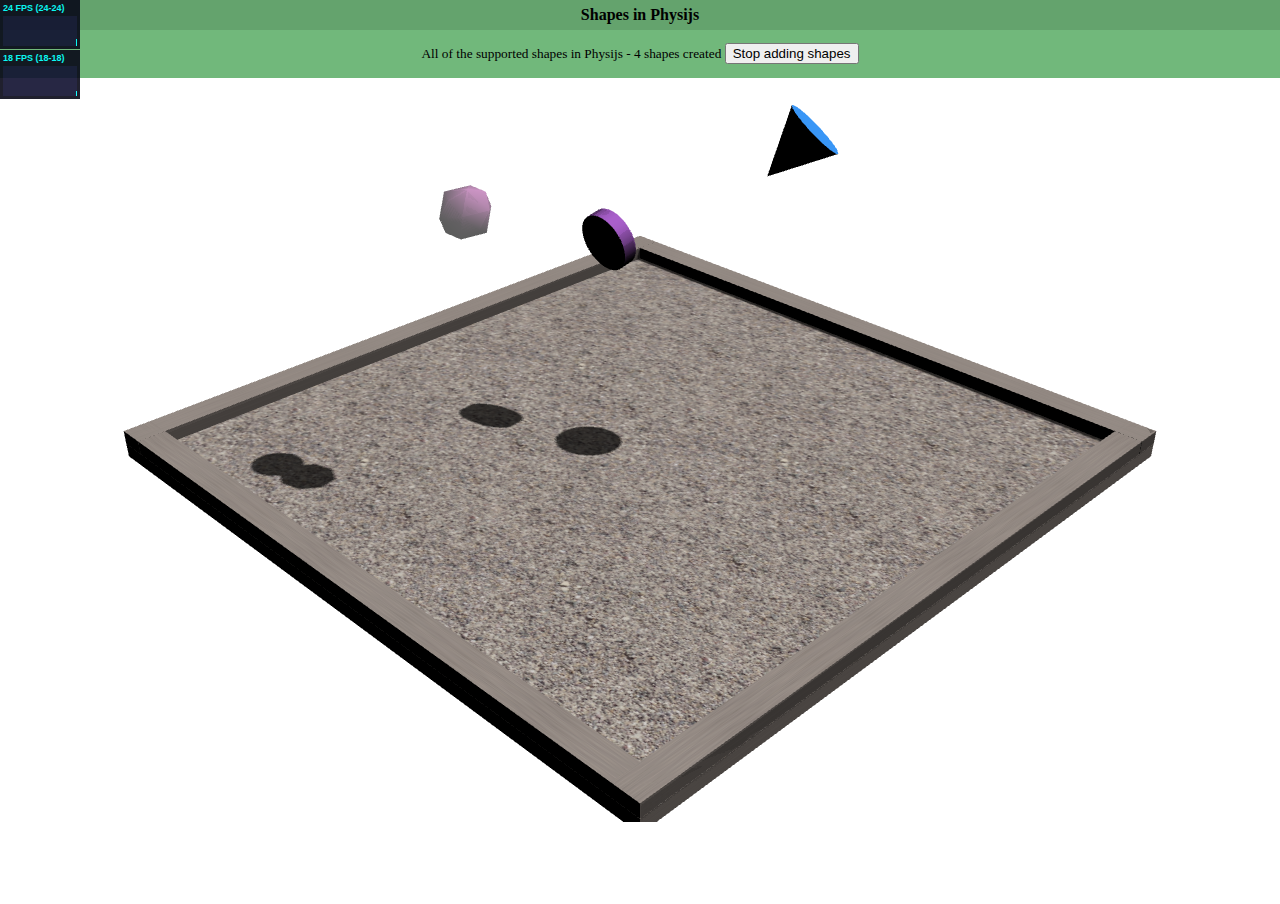
<file: lab5/shapes.html>
<!DOCTYPE html>

<html>

<head>
	<title>Shape emitter - Physijs</title>
	
	<link rel="stylesheet" type="text/css" href="styles.css" />
	
	<script type="text/javascript" src="three.min.js"></script>
	<script type="text/javascript" src="stats.js"></script>
	<script type="text/javascript" src="tween.js"></script>
	<script type="text/javascript" src="physi.js"></script>
	
	<script type="text/javascript">
	
	'use strict';
	
	Physijs.scripts.worker = 'physijs_worker.js';
	Physijs.scripts.ammo = 'ammo.js';
	
	var initScene, render, createShape,
		renderer, render_stats, physics_stats, scene, light, ground, ground_material, camera;
	
	initScene = function() {
		TWEEN.start();
		
		renderer = new THREE.WebGLRenderer({ antialias: true });
		renderer.setSize( window.innerWidth, window.innerHeight );
		renderer.shadowMapEnabled = true;
		renderer.shadowMapSoft = true;
		document.getElementById( 'viewport' ).appendChild( renderer.domElement );
		
		render_stats = new Stats();
		render_stats.domElement.style.position = 'absolute';
		render_stats.domElement.style.top = '0px';
		render_stats.domElement.style.zIndex = 100;
		document.getElementById( 'viewport' ).appendChild( render_stats.domElement );
		
		physics_stats = new Stats();
		physics_stats.domElement.style.position = 'absolute';
		physics_stats.domElement.style.top = '50px';
		physics_stats.domElement.style.zIndex = 100;
		document.getElementById( 'viewport' ).appendChild( physics_stats.domElement );
		
		scene = new Physijs.Scene({ fixedTimeStep: 1 / 120 });
		scene.setGravity(new THREE.Vector3( 0, -30, 0 ));
		scene.addEventListener(
			'update',
			function() {
				scene.simulate( undefined, 2 );
				physics_stats.update();
			}
		);
		
		camera = new THREE.PerspectiveCamera(
			35,
			window.innerWidth / window.innerHeight,
			1,
			1000
		);
		camera.position.set( 60, 50, 60 );
		camera.lookAt( scene.position );
		scene.add( camera );
		
		// Light
		light = new THREE.DirectionalLight( 0xFFFFFF );
		light.position.set( 20, 40, -15 );
		light.target.position.copy( scene.position );
		light.castShadow = true;
		light.shadowCameraLeft = -60;
		light.shadowCameraTop = -60;
		light.shadowCameraRight = 60;
		light.shadowCameraBottom = 60;
		light.shadowCameraNear = 20;
		light.shadowCameraFar = 200;
		light.shadowBias = -.0001
		light.shadowMapWidth = light.shadowMapHeight = 2048;
		light.shadowDarkness = .7;
		scene.add( light );
		
		// Materials
		ground_material = Physijs.createMaterial(
			new THREE.MeshLambertMaterial({ map: THREE.ImageUtils.loadTexture( 'rocks.jpg' ) }),
			.8, // high friction
			.4 // low restitution
		);
		ground_material.map.wrapS = ground_material.map.wrapT = THREE.RepeatWrapping;
		ground_material.map.repeat.set( 2.5, 2.5 );
		
		// Ground
		ground = new Physijs.BoxMesh(
			new THREE.CubeGeometry(50, 1, 50),
			//new THREE.PlaneGeometry(50, 50),
			ground_material,
			0 // mass
		);
		ground.receiveShadow = true;
		scene.add( ground );
		
		// Bumpers
		var bumper,
			bumper_geom = new THREE.CubeGeometry(2, 1, 50);
		
		bumper = new Physijs.BoxMesh( bumper_geom, ground_material, 0, { restitution: .2 } );
		bumper.position.y = 1;
		bumper.position.x = -24;
		bumper.receiveShadow = true;
		bumper.castShadow = true;
		scene.add( bumper );
		
		bumper = new Physijs.BoxMesh( bumper_geom, ground_material, 0, { restitution: .2 } );
		bumper.position.y = 1;
		bumper.position.x = 24;
		bumper.receiveShadow = true;
		bumper.castShadow = true;
		scene.add( bumper );
		
		bumper = new Physijs.BoxMesh( bumper_geom, ground_material, 0, { restitution: .2 } );
		bumper.position.y = 1;
		bumper.position.z = -24;
		bumper.rotation.y = Math.PI / 2;
		bumper.receiveShadow = true;
		bumper.castShadow = true;
		scene.add( bumper );
		
		bumper = new Physijs.BoxMesh( bumper_geom, ground_material, 0, { restitution: .2 } );
		bumper.position.y = 1;
		bumper.position.z = 24;
		bumper.rotation.y = Math.PI / 2;
		bumper.receiveShadow = true;
		bumper.castShadow = true;
		scene.add( bumper );
		
		requestAnimationFrame( render );
		scene.simulate();

		createShape();
	};
	
	render = function() {
		requestAnimationFrame( render );
		renderer.render( scene, camera );
		render_stats.update();
	};
	
	createShape = (function() {
		var addshapes = true,
			shapes = 0,
			box_geometry = new THREE.CubeGeometry( 3, 3, 3 ),
			sphere_geometry = new THREE.SphereGeometry( 1.5, 32, 32 ),
			cylinder_geometry = new THREE.CylinderGeometry( 2, 2, 1, 32 ),
			cone_geometry = new THREE.CylinderGeometry( 0, 2, 4, 32 ),
			octahedron_geometry = new THREE.OctahedronGeometry( 1.7, 1 ),
			torus_geometry = new THREE.TorusKnotGeometry ( 1.7, .2, 32, 4 ),
			doCreateShape;
		
		setTimeout(
			function addListener() {
				var button = document.getElementById( 'stop' );
				if ( button ) {
					button.addEventListener( 'click', function() { addshapes = false; } );
				} else {
					setTimeout( addListener );
				}
			}
		);
			
		doCreateShape = function() {
			var shape, material = new THREE.MeshLambertMaterial({ opacity: 0, transparent: true });
			
			switch ( Math.floor(Math.random() * 6) ) {
				case 0:
					shape = new Physijs.BoxMesh(
						box_geometry,
						material
					);
					break;
				
				case 1:
					shape = new Physijs.SphereMesh(
						sphere_geometry,
						material,
						undefined,
						{ restitution: Math.random() * 1.5 }
					);
					break;
				
				case 2:
					shape = new Physijs.CylinderMesh(
						cylinder_geometry,
						material
					);
					break;
				
				case 3:
					shape = new Physijs.ConeMesh(
						cone_geometry,
						material
					);
					break;
				
				case 4:
					shape = new Physijs.ConvexMesh(
						octahedron_geometry,
						material
					);
					break;
				
				case 5:
					shape = new Physijs.ConvexMesh(
						torus_geometry,
						material
					);
					break;
			}
				
			shape.material.color.setRGB( Math.random() * 100 / 100, Math.random() * 100 / 100, Math.random() * 100 / 100 );
			shape.castShadow = true;
			shape.receiveShadow = true;
			
			shape.position.set(
				Math.random() * 30 - 15,
				20,
				Math.random() * 30 - 15
			);
			
			shape.rotation.set(
				Math.random() * Math.PI,
				Math.random() * Math.PI,
				Math.random() * Math.PI
			);
			
			if ( addshapes ) {
				shape.addEventListener( 'ready', createShape );
			}
			scene.add( shape );
			
			new TWEEN.Tween(shape.material).to({opacity: 1}, 500).start();
			
			document.getElementById( 'shapecount' ).textContent = ( ++shapes ) + ' shapes created';
		};
		
		return function() {
			setTimeout( doCreateShape, 250 );
		};
	})();
	
	window.onload = initScene;
	
	</script>
</head>

<body>
	<div id="heading">
		<h1>Shapes in Physijs</h1>
		<p>
			All of the supported shapes in Physijs -
			<span id="shapecount"></span> <button id="stop">Stop adding shapes</button><br />
		</p>
	</div>
	<div id="viewport"></div>
</body>

</html>
</file>
<file: Lab1/style.css>
body {
    background-color: #fff;
    overflow: hidden;
    margin: 0;
    height: 100vh;
}

canvas {
    display: block;
}
</file>
<file: lab5/styles.css>
html {
	margin: 0;
	padding: 0;
}

body {
	margin: 0;
	padding: 0;
	font-family: Verdana;
	font-size: 10pt;
	overflow: hidden;
}

#heading {
	position: absolute;
	top: 0;
	width: 100%;
	margin: 0;
	padding: 0;
	background-color: #71b87b;
	text-align: center;
}
#heading h1 {
	margin: 0;
	padding: 6px 0;
	background-color: #64a36d;
	font-size: 16px;
}
#heading a {
	color: #4488ff;
}
</file>
